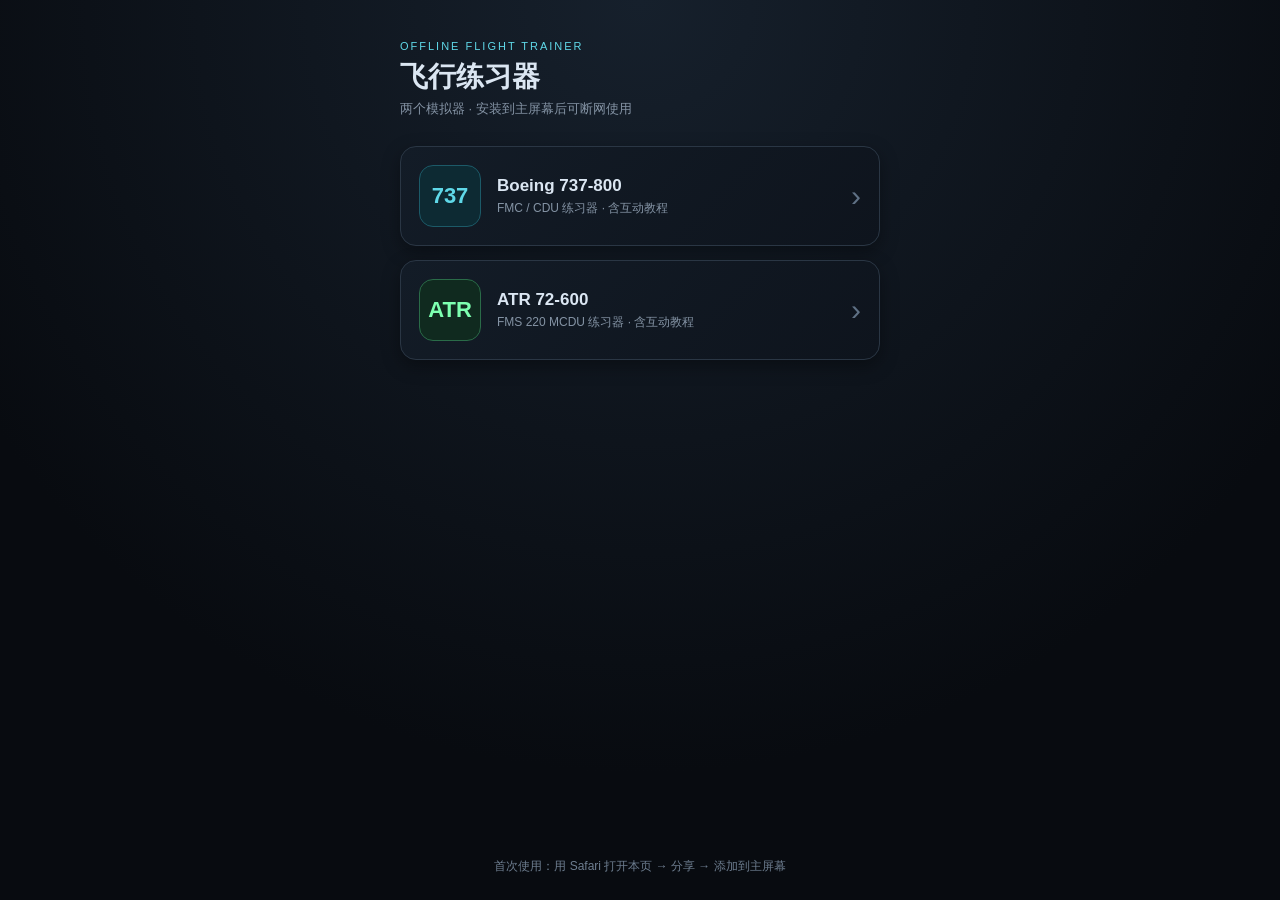
<file: index.html>
<!DOCTYPE html>
<html lang="zh-CN">
<head>
<meta charset="UTF-8">
<meta name="viewport" content="width=device-width, initial-scale=1, viewport-fit=cover, maximum-scale=1, user-scalable=no">
<meta name="apple-mobile-web-app-capable" content="yes">
<meta name="apple-mobile-web-app-status-bar-style" content="black-translucent">
<meta name="apple-mobile-web-app-title" content="飞行练习器">
<title>飞行练习器</title>
<link rel="icon" href="data:image/svg+xml,%3Csvg xmlns='http://www.w3.org/2000/svg' viewBox='0 0 64 64'%3E%3Crect width='64' height='64' rx='10' fill='%230d1219'/%3E%3Ctext x='32' y='44' font-size='30' text-anchor='middle' fill='%235fd8e8' font-family='monospace'%3E%E2%9C%88%3C/text%3E%3C/svg%3E">
<link rel="manifest" href="manifest.json">
<link rel="apple-touch-icon" href="icon-192.png">
<link rel="stylesheet" href="style.css?v=1">
</head>
<body>
<div class="wrap">
  <header>
    <div class="kicker">OFFLINE FLIGHT TRAINER</div>
    <h1>飞行练习器</h1>
    <p class="sub">两个模拟器 · 安装到主屏幕后可断网使用</p>
  </header>
  <main class="cards">
    <a class="card cyan" href="b737/index.html">
      <div class="logo">737</div>
      <div class="info">
        <div class="title">Boeing 737-800</div>
        <div class="desc">FMC / CDU 练习器 · 含互动教程</div>
      </div>
      <div class="arrow">›</div>
    </a>
    <a class="card green" href="atr/index.html">
      <div class="logo">ATR</div>
      <div class="info">
        <div class="title">ATR 72-600</div>
        <div class="desc">FMS 220 MCDU 练习器 · 含互动教程</div>
      </div>
      <div class="arrow">›</div>
    </a>
  </main>
  <footer>
    <div id="status">首次使用：用 Safari 打开本页 → 分享 → 添加到主屏幕</div>
  </footer>
</div>
<script>
  if ('serviceWorker' in navigator) {
    navigator.serviceWorker.register('./sw.js').catch(function(){});
  }
  window.addEventListener('online', function(){ document.getElementById('status').textContent = '已联网 · 资源将自动缓存'; });
  window.addEventListener('offline', function(){ document.getElementById('status').textContent = '离线模式 · 可正常使用'; });
  if (!navigator.onLine) document.getElementById('status').textContent = '离线模式 · 可正常使用';
</script>
</body>
</html>
</file>
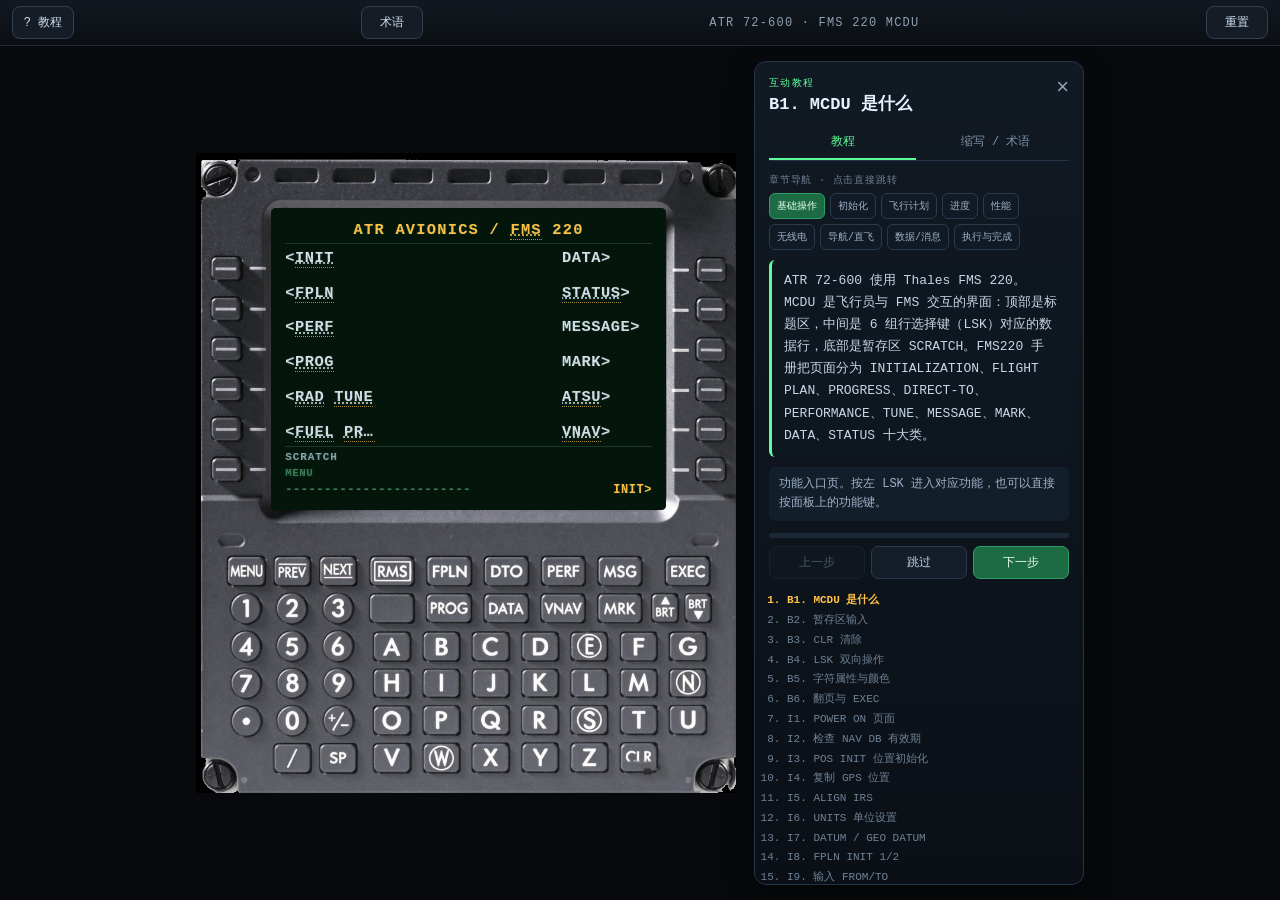
<file: atr/index.html>
<!DOCTYPE html>
<html lang="zh-CN">
<head>
<meta charset="UTF-8">
<meta name="viewport" content="width=device-width, initial-scale=1.0, maximum-scale=1.0, user-scalable=no, viewport-fit=cover">
<meta name="apple-mobile-web-app-capable" content="yes">
<meta name="apple-mobile-web-app-status-bar-style" content="black-translucent">
<title>ATR 72-600 MCDU 练习器</title>
<link rel="icon" href="data:image/svg+xml,%3Csvg xmlns='http://www.w3.org/2000/svg' viewBox='0 0 64 64'%3E%3Crect width='64' height='64' rx='10' fill='%23000'/%3E%3Ctext x='32' y='44' font-size='30' text-anchor='middle' fill='%237dffb0' font-family='monospace'%3EA%3C/text%3E%3C/svg%3E">
<link rel="manifest" href="manifest.json">
<link rel="stylesheet" href="styles.css?v=9">
</head>
<body>
<div class="app">
  <header class="topbar">
    <button class="top-btn" id="helpBtn" type="button">? 教程</button>
    <button class="top-btn" id="glossaryBtn" type="button">术语</button>
    <div class="top-title">ATR 72-600 · FMS 220 MCDU</div>
    <button class="top-btn" id="resetBtn" type="button">重置</button>
  </header>

  <main class="stage">
    <section class="mcdu" id="mcdu" aria-label="ATR MCDU">
      <!-- 面板贴图：所有按键区域为绝对定位透明热区 -->
      <div class="panel" id="panel">
        <!-- 屏幕动态覆盖层（盖住贴图上的静态黑屏） -->
        <div class="screen-overlay" id="screenOverlay">
          <div class="screen-inner" id="screen">
            <div class="screen-title" id="screenTitle">MCDU MENU</div>
            <div class="rows" id="rows"></div>
            <div class="scratch-row">
              <span class="scratch-label">SCRATCH</span>
              <span class="scratchpad" id="scratchpad"></span>
            </div>
            <div class="status-line" id="statusLine"></div>
            <div class="screen-footer">
              <span class="dash-line">------------------------</span>
              <span class="footer-prompt" id="footerPrompt">INIT&gt;</span>
            </div>
          </div>
        </div>

        <!-- LSK 热区（左右各6） -->
        <div class="zones" id="lskLeft"></div>
        <div class="zones" id="lskRight"></div>
        <!-- 功能键热区（含 EXEC） -->
        <div class="zones" id="funcKeys"></div>
        <!-- 数字/字母键盘热区 -->
        <div class="zones" id="keyboard"></div>
      </div>
    </section>

    <aside class="tutorial" id="tutorial">
      <div class="tutorial-head">
        <div>
          <div class="tutorial-kicker">互动教程</div>
          <div class="tutorial-title" id="tutorialTitle">欢迎</div>
        </div>
        <button class="icon-btn" id="closeTutorial" type="button" aria-label="关闭教程">×</button>
      </div>
      <div class="mode-tabs">
        <button class="mode-tab active" id="tabTutorial" type="button">教程</button>
        <button class="mode-tab" id="tabGlossary" type="button">缩写 / 术语</button>
      </div>

      <div class="mode-view" id="viewTutorial">
        <div class="chapter-label">章节导航 · 点击直接跳转</div>
        <div class="chapter-nav" id="chapterNav"></div>
        <div class="tutorial-text" id="tutorialText"></div>
        <div class="page-note" id="pageNote"></div>
        <div class="progress" id="progress"></div>
        <div class="tutorial-actions">
          <button class="t-btn ghost" id="prevStep" type="button">上一步</button>
          <button class="t-btn ghost" id="skipStep" type="button">跳过</button>
          <button class="t-btn primary" id="nextStep" type="button">下一步</button>
        </div>
        <ol class="step-list" id="stepList"></ol>
      </div>

      <div class="mode-view hidden" id="viewGlossary">
        <input class="term-search" id="termSearch" type="search" placeholder="搜索缩写或全称，例如 LSK / 飞行计划">
        <div class="term-list" id="termList"></div>
      </div>
    </aside>
  </main>

  <div class="toast" id="toast"></div>
</div>

<script src="glossary.js?v=9"></script>
<script src="tutorial.js?v=9"></script>
<script src="pages.js?v=9"></script>
<script src="app.js?v=9"></script>
</body>
</html>
</file>
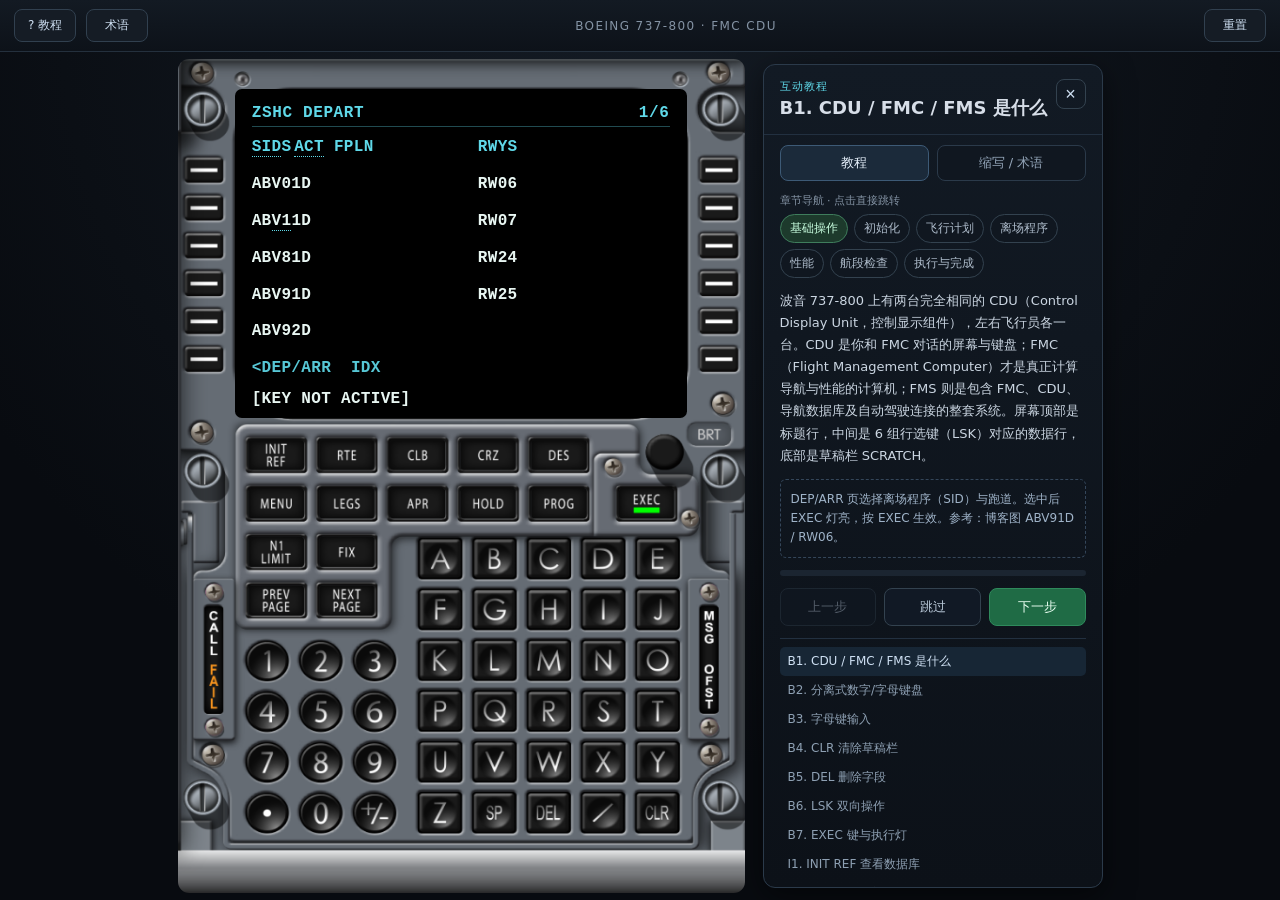
<file: b737/index.html>
<!DOCTYPE html>
<html lang="zh-CN">
<head>
<meta charset="UTF-8">
<meta name="viewport" content="width=device-width, initial-scale=1.0, maximum-scale=1.0, user-scalable=no, viewport-fit=cover">
<meta name="apple-mobile-web-app-capable" content="yes">
<meta name="apple-mobile-web-app-status-bar-style" content="black-translucent">
<title>Boeing 737-800 CDU 练习器</title>
<link rel="icon" href="data:image/svg+xml,%3Csvg xmlns='http://www.w3.org/2000/svg' viewBox='0 0 64 64'%3E%3Crect width='64' height='64' rx='10' fill='%23000'/%3E%3Ctext x='32' y='44' font-size='30' text-anchor='middle' fill='%235fd8e8' font-family='monospace'%3E7%3C/text%3E%3C/svg%3E">
<link rel="manifest" href="manifest.json">
<link rel="stylesheet" href="styles.css?v=13">
</head>
<body>
<div class="app">
  <header class="topbar">
    <button class="top-btn" id="helpBtn" type="button">? 教程</button>
    <button class="top-btn" id="glossaryBtn" type="button">术语</button>
    <div class="top-title">BOEING 737-800 · FMC CDU</div>
    <button class="top-btn" id="resetBtn" type="button">重置</button>
  </header>

  <main class="stage">
    <section class="cdu" id="cdu" aria-label="Boeing 737 CDU">
      <!-- 面板贴图：所有按键区域为绝对定位透明热区 -->
      <div class="panel" id="panel">
        <!-- 屏幕动态覆盖层（盖住贴图上的静态文字） -->
        <div class="screen-overlay" id="screenOverlay">
          <div class="screen-inner">
            <div class="screen-title" id="screenTitle">ACT LEGS</div>
            <div class="rows" id="rows"></div>
            <div class="scratch-row"><span class="scratchpad" id="scratchpad"></span></div>
          </div>
        </div>

        <!-- LSK 热区（左右各6） -->
        <div class="zones" id="lskLeft"></div>
        <div class="zones" id="lskRight"></div>

        <!-- 功能键热区 -->
        <div class="zones" id="funcKeys"></div>
        <!-- EXEC 热区（含灯） -->
        <button class="hot exec-hot" id="execKey" type="button" aria-label="EXEC"><span class="led" id="execLed"></span></button>
        <!-- BRT 旋钮（装饰，无交互） -->

        <!-- 数字圆键热区 -->
        <div class="zones" id="numPad"></div>
        <!-- 字母方键热区 -->
        <div class="zones" id="letterPad"></div>
      </div>
    </section>

    <aside class="tutorial" id="tutorial">
      <div class="tutorial-head">
        <div>
          <div class="tutorial-kicker">互动教程</div>
          <div class="tutorial-title" id="tutorialTitle">欢迎</div>
        </div>
        <button class="icon-btn" id="closeTutorial" type="button" aria-label="关闭教程">×</button>
      </div>
      <div class="mode-tabs">
        <button class="mode-tab active" id="tabTutorial" type="button">教程</button>
        <button class="mode-tab" id="tabGlossary" type="button">缩写 / 术语</button>
      </div>

      <div class="mode-view" id="viewTutorial">
        <div class="chapter-label">章节导航 · 点击直接跳转</div>
        <div class="chapter-nav" id="chapterNav"></div>
        <div class="tutorial-text" id="tutorialText"></div>
        <div class="page-note" id="pageNote"></div>
        <div class="progress" id="progress"></div>
        <div class="tutorial-actions">
          <button class="t-btn ghost" id="prevStep" type="button">上一步</button>
          <button class="t-btn ghost" id="skipStep" type="button">跳过</button>
          <button class="t-btn primary" id="nextStep" type="button">下一步</button>
        </div>
        <ol class="step-list" id="stepList"></ol>
      </div>

      <div class="mode-view hidden" id="viewGlossary">
        <input class="term-search" id="termSearch" type="search" placeholder="搜索缩写或全称，例如 LSK / 航路">
        <div class="term-list" id="termList"></div>
      </div>
    </aside>
  </main>

  <div class="toast" id="toast"></div>
</div>

<script src="glossary.js?v=13"></script>
<script src="tutorial.js?v=13"></script>
<script src="pages.js?v=13"></script>
<script src="app.js?v=13"></script>
</body>
</html>
</file>
<file: style.css>
* { box-sizing: border-box; margin: 0; padding: 0; }
html, body { height: 100%; }
body {
  font-family: -apple-system, "Segoe UI", "Microsoft YaHei", sans-serif;
  background: radial-gradient(circle at 50% 0%, #16202c, #080b10 70%);
  color: #dbe6f2; display: flex; justify-content: center;
  -webkit-tap-highlight-color: transparent;
}
.wrap { width: 100%; max-width: 520px; padding: 40px 20px 24px; display: flex; flex-direction: column; min-height: 100dvh; }
header { margin-bottom: 28px; }
.kicker { font-size: 11px; letter-spacing: 2px; color: #5fd8e8; }
h1 { font-size: 28px; margin: 6px 0 4px; }
.sub { font-size: 13px; color: #8493a4; }
.cards { display: flex; flex-direction: column; gap: 14px; flex: 1; }
.card {
  display: flex; align-items: center; gap: 16px; padding: 18px;
  background: linear-gradient(135deg, #131c27, #0e141d);
  border: 1px solid #2a3644; border-radius: 16px; text-decoration: none; color: inherit;
  box-shadow: 0 6px 18px rgba(0,0,0,.35);
}
.card:active { transform: translateY(1px); }
.card .logo {
  width: 62px; height: 62px; border-radius: 14px; display: flex; align-items: center; justify-content: center;
  font-weight: 800; font-size: 22px; flex: 0 0 auto;
}
.card.cyan .logo { background: #0d2a33; color: #5fd8e8; border: 1px solid #1c5a68; }
.card.green .logo { background: #102a1f; color: #7dffb0; border: 1px solid #2a6b48; }
.card .info { flex: 1; min-width: 0; }
.card .title { font-size: 17px; font-weight: 700; margin-bottom: 4px; }
.card .desc { font-size: 12px; color: #8493a4; }
.card .arrow { font-size: 30px; color: #5f7185; }
footer { margin-top: 24px; font-size: 12px; color: #6d7d8f; text-align: center; line-height: 1.6; }
</file>
<file: atr/styles.css>
:root {
  --bg: #07090c;
  --screen-bg: #04160b;
  --green: #7dffb0;
  --amber: #ffc247;
  --white: #e9f2ff;
  --red: #ff5b5b;
  --dim: #3d7a58;
  --text-dim: #8fa0b4;
}

* { box-sizing: border-box; margin: 0; padding: 0; }

html, body {
  height: 100%;
  background: var(--bg);
  color: var(--white);
  font-family: ui-monospace, SFMono-Regular, Menlo, Consolas, "Liberation Mono", monospace;
  overflow: hidden;
  -webkit-tap-highlight-color: transparent;
}
body { touch-action: manipulation; }

.app { height: 100dvh; display: flex; flex-direction: column; }

.topbar {
  height: 46px; flex: 0 0 46px; display: flex; align-items: center; justify-content: space-between;
  padding: 0 12px; background: linear-gradient(#121820, #0b0f14);
  border-bottom: 1px solid #202a36; z-index: 20;
}
.top-title { font-size: 12px; letter-spacing: 1.2px; color: var(--text-dim); text-align: center; overflow: hidden; white-space: nowrap; text-overflow: ellipsis; }
.top-btn { min-width: 62px; padding: 7px 10px; border: 1px solid #31404f; border-radius: 8px; background: #151c25; color: #cfe0f3; font-size: 12px; font-family: inherit; cursor: pointer; }
.top-btn:active { transform: translateY(1px); }

.stage { flex: 1; min-height: 0; display: flex; align-items: center; justify-content: center; gap: 18px; padding: 10px; position: relative; }

.mcdu {
  position: relative;
  width: min(96vw, 60vh);
  aspect-ratio: 911 / 1080; /* 贴图精确比例 */
  max-height: calc(100dvh - 66px);
  container-type: inline-size;
  flex: 0 0 auto;
}

/* 面板 = 贴图 + 覆盖热区 */
.panel {
  position: absolute; inset: 0;
  background: url("panel.png") center center / 100% 100% no-repeat;
  container-type: inline-size;
}

/* ===== 屏幕动态覆盖层：贴图黑屏精确边界 x:13.94%-87.05%, y:8.6%-55.8% ===== */
.screen-overlay {
  position: absolute;
  left: 13.94%; top: 8.6%; width: 73.1%; height: 47.2%;
  background: var(--screen-bg);
  border-radius: 0.8cqi;
  overflow: hidden;
  z-index: 5;
}
.screen-inner {
  position: absolute; inset: 0;
  padding: 2.2cqi 2.6cqi;
  display: flex; flex-direction: column;
  font-family: "Lucida Console", "Courier New", ui-monospace, monospace;
  color: var(--green); font-size: clamp(6px, 2.85cqi, 16px);
  font-weight: 600; letter-spacing: .035em; line-height: 1.32;
  text-transform: uppercase; text-shadow: 0 0 .35cqi rgba(125,255,176,.2);
  -webkit-font-smoothing: antialiased; overflow: hidden;
}
.screen-inner::after {
  content: ""; position: absolute; inset: 0; pointer-events: none;
  background: repeating-linear-gradient(0deg, transparent 0 2px, rgba(0,0,0,.10) 2px 4px);
  opacity: .45;
}
.screen-title {
  text-align: center; font-weight: 700; letter-spacing: .08em; color: var(--amber);
  border-bottom: 0.2cqi solid #1d3a29; padding-bottom: .6cqi; margin-bottom: .6cqi; white-space: nowrap;
}
.rows { flex: 1; display: flex; flex-direction: column; justify-content: space-between; min-height: 0; }
.row { display: grid; grid-template-columns: 1fr 1fr 1fr 1fr; align-items: center; gap: .4cqi; min-height: 0; }
.label, .value { white-space: nowrap; overflow: hidden; text-overflow: ellipsis; min-width: 0; }
.label { color: var(--white); opacity: .92; }
.value { color: var(--green); font-weight: 700; }
.value.editable { color: var(--amber); }
.value.error { color: var(--red); }
.value.dim { color: var(--dim); }
.scratch-row { display: flex; align-items: center; gap: 1cqi; border-top: .2cqi solid #1d3a29; margin-top: .6cqi; padding-top: .6cqi; }
.scratch-label { font-size: clamp(5px, 2.1cqi, 11px); color: var(--text-dim); letter-spacing: .08em; }
.scratchpad { flex: 1; color: var(--amber); font-weight: 700; min-height: 2.4cqi; letter-spacing: .04em; }
.scratchpad.error { color: var(--red); }
.status-line { font-size: clamp(5px, 2cqi, 11px); color: var(--dim); min-height: 2.2cqi; margin-top: .2cqi; }
.screen-footer { display: flex; align-items: center; justify-content: space-between; gap: 1cqi; margin-top: auto; padding-top: .5cqi; font-size: clamp(6px, 2.3cqi, 12px); color: var(--green); }
.dash-line { color: var(--dim); overflow: hidden; white-space: nowrap; flex: 1; }
.footer-prompt { color: var(--amber); font-weight: 700; flex: 0 0 auto; }

/* ===== 透明热区 ===== */
.zones { position: absolute; inset: 0; z-index: 10; pointer-events: none; }
.hot {
  position: absolute; margin: 0; padding: 0; border: 0; background: transparent;
  cursor: pointer; border-radius: 12%; transform: translate(-50%, -50%);
  -webkit-tap-highlight-color: transparent; pointer-events: auto;
}
.hot:active { background: rgba(255,255,255,.22); }
.hot:focus { outline: none; }
.hot.dim { pointer-events: auto; }

/* ===== 教程面板 ===== */
.tutorial {
  width: 330px; max-height: calc(100dvh - 76px); overflow-y: auto;
  background: linear-gradient(180deg, #111923, #0b1017); border: 1px solid #243448;
  border-radius: 12px; padding: 14px; box-shadow: 0 12px 30px rgba(0,0,0,.45); flex: 0 0 330px;
}
.tutorial.hidden { display: none; }
.tutorial-head { display: flex; justify-content: space-between; align-items: flex-start; gap: 8px; margin-bottom: 10px; }
.tutorial-kicker { font-size: 10px; letter-spacing: .14em; color: #5dff9b; text-transform: uppercase; }
.tutorial-title { font-size: 17px; font-weight: 700; margin-top: 2px; }
.icon-btn { border: 0; background: transparent; color: #8fa0b4; font-size: 22px; cursor: pointer; line-height: 1; }
.tutorial-text { font-size: 13px; line-height: 1.7; color: #c8d6e6; background: #0e1620; border-left: 3px solid #5dff9b; padding: 10px 12px; border-radius: 6px; }
.page-note { margin-top: 10px; font-size: 12px; color: #9fb2c8; background: #131e2b; border-radius: 6px; padding: 8px 10px; line-height: 1.6; }
.progress { height: 5px; border-radius: 99px; background: #1c2836; margin: 12px 0 8px; overflow: hidden; }
.progress > span { display: block; height: 100%; width: 0; background: linear-gradient(90deg, #5dff9b, #37c8ff); transition: width .25s ease; }
.tutorial-actions { display: flex; gap: 6px; }
.t-btn { flex: 1; border: 1px solid #2a3a4d; border-radius: 7px; padding: 7px 4px; background: #141d28; color: #bcd0e6; font-family: inherit; font-size: 12px; cursor: pointer; }
.t-btn.primary { background: #1d6b45; border-color: #2f9d68; color: #eafff2; }
.t-btn:disabled { opacity: .35; cursor: default; }
.step-list { margin-top: 12px; padding-left: 18px; font-size: 11px; color: #6f8195; line-height: 1.8; }
.step-list li.done { color: #5dff9b; }
.step-list li.current { color: #ffc247; font-weight: 700; }
.step-list li { cursor: pointer; }
.step-list li:hover { color: #cfe0f3; }

.toast {
  position: fixed; left: 50%; bottom: 18px; transform: translate(-50%, 20px);
  background: #16222f; border: 1px solid #31465d; color: #d7e6f5;
  padding: 9px 14px; border-radius: 9px; font-size: 12px; opacity: 0;
  pointer-events: none; transition: opacity .2s ease, transform .2s ease; z-index: 100;
  max-width: 90vw; text-align: center; white-space: pre-line;
}
.toast.show { opacity: 1; transform: translate(-50%, 0); }
.abbr { border-bottom: 1px dotted rgba(255,194,71,.75); cursor: help; }

.mode-tabs { display: flex; gap: 6px; margin-bottom: 12px; border-bottom: 1px solid #233244; }
.mode-tab { flex: 1; border: 0; border-bottom: 2px solid transparent; background: transparent; color: #7f93a9; font-family: inherit; font-size: 12px; padding: 8px 4px; cursor: pointer; }
.mode-tab.active { color: #5dff9b; border-bottom-color: #5dff9b; }
.mode-view.hidden { display: none; }
.chapter-label { font-size: 10px; letter-spacing: .08em; color: #6f8195; margin-bottom: 6px; }
.chapter-nav { display: flex; flex-wrap: wrap; gap: 5px; margin-bottom: 10px; }
.chapter-btn { border: 1px solid #2a3a4d; border-radius: 6px; background: #111a24; color: #9fb2c8; font-family: inherit; font-size: 10px; padding: 5px 7px; cursor: pointer; }
.chapter-btn:hover { border-color: #3d5a76; }
.chapter-btn.active { background: #1d6b45; border-color: #2f9d68; color: #eafff2; }
.chapter-btn.done { color: #5dff9b; border-color: #2f6b4a; }
.term-search { width: 100%; padding: 9px 10px; border-radius: 7px; border: 1px solid #2a3a4d; background: #0d151f; color: #d7e6f5; font-family: inherit; font-size: 12px; margin-bottom: 10px; }
.term-list { display: flex; flex-direction: column; gap: 6px; max-height: 46vh; overflow-y: auto; }
.term-item { border: 1px solid #253548; border-radius: 7px; padding: 8px 10px; background: #101924; cursor: pointer; }
.term-item:active { background: #162434; }
.term-abbr { color: var(--amber); font-weight: 700; font-size: 13px; }
.term-full { color: #b9cbe0; font-size: 11px; margin-top: 2px; }
.term-zh { color: #5dff9b; font-size: 11px; margin-top: 2px; }
.term-desc { color: #7f93a9; font-size: 11px; line-height: 1.5; margin-top: 4px; }

body.night { --screen-bg: #160b02; --green: #ffb000; --amber: #ff8a3d; --dim: #7a4b12; }
body.night .screen-inner { text-shadow: 0 0 .6cqi rgba(255,176,0,.28); }
body.night .screen-title { border-bottom-color: #5c3a0e; }
body.night .scratch-row { border-top-color: #5c3a0e; }

@media (max-width: 900px) {
  .stage { padding: 8px 6px; }
  .mcdu { width: min(98vw, 60vh); }
  .tutorial {
    position: fixed; left: 8px; right: 8px; bottom: 8px; width: auto;
    max-width: none; max-height: 46dvh; flex: none; z-index: 50;
  }
  .tutorial.hidden { display: none; }
}
@media (orientation: portrait) and (max-width: 600px) {
  .mcdu { width: min(98vw, 72vh); }
}
</file>
<file: b737/styles.css>
:root {
  --text: #d7dee8;
  --text-dim: #8493a4;
  --cyan: #5fd8e8;
  --amber: #ffb347;
  --line: rgba(220, 230, 225, .22);
}
* { box-sizing: border-box; margin: 0; padding: 0; }
html, body { height: 100%; }
body {
  font-family: "Segoe UI", "Microsoft YaHei", system-ui, sans-serif;
  background: radial-gradient(circle at 50% 0%, #141b24, #080b10 70%);
  color: var(--text); overflow: hidden; -webkit-tap-highlight-color: transparent;
}
.app { height: 100%; display: flex; flex-direction: column; }

.topbar {
  flex: 0 0 auto; height: 52px; display: flex; align-items: center; gap: 10px;
  padding: 0 14px; background: linear-gradient(180deg, #131a23, #0d1219);
  border-bottom: 1px solid #24303d; z-index: 20;
}
.top-title { flex: 1; font-size: 12px; letter-spacing: 1.4px; color: var(--text-dim); text-align: center; white-space: nowrap; overflow: hidden; text-overflow: ellipsis; }
.top-btn { min-width: 62px; padding: 7px 10px; border: 1px solid #31404f; border-radius: 8px; background: #151c25; color: #cfe0f3; font-size: 12px; font-family: inherit; cursor: pointer; }
.top-btn:active { transform: translateY(1px); }

.stage { flex: 1; min-height: 0; display: flex; align-items: center; justify-content: center; gap: 18px; padding: 10px; }
.cdu {
  position: relative;
  width: min(96vw, 63vh);
  aspect-ratio: 652 / 1024; /* 贴图精确比例 */
  max-height: calc(100dvh - 66px);
  container-type: inline-size;
  flex: 0 0 auto;
}

/* 面板 = 贴图 + 覆盖热区，所有坐标按图片百分比 */
.panel {
  position: absolute; inset: 0;
  background: url("panel.png") center center / 100% 100% no-repeat;
  border-radius: 2cqi;
  container-type: inline-size;
}

/* ===== 屏幕动态覆盖层 =====
   新贴图(652x1024)屏幕黑区约 x:10%-89.7%, y:3.6%-43%，用纯黑盖住原图文字 */
.screen-overlay {
  position: absolute;
  left: 10%; top: 3.6%; width: 79.7%; height: 39.4%;
  background: #000;
  border-radius: 1.2cqi;
  overflow: hidden;
  z-index: 5;
}
.screen-inner {
  position: absolute; inset: 0;
  padding: 2.4cqi 3cqi 1.4cqi;
  display: flex; flex-direction: column;
  font-family: "Lucida Console", "Courier New", ui-monospace, monospace;
  color: #e8f6f2; font-weight: 600; letter-spacing: .02em;
  font-size: clamp(6px, 3.05cqi, 16px); line-height: 1.3;
  text-transform: uppercase;
}
.screen-title {
  display: flex; justify-content: space-between; align-items: baseline;
  color: var(--cyan); letter-spacing: .04em; white-space: nowrap;
  padding-bottom: 0.5cqi; margin-bottom: 0.3cqi;
  border-bottom: 0.1cqi solid rgba(95,216,232,.35);
}
.screen-title .page-no { color: var(--cyan); }
.rows { flex: 1; display: flex; flex-direction: column; justify-content: space-around; min-height: 0; }
.row { display: grid; grid-template-columns: 1.15fr 1fr; gap: 1cqi; align-items: center; min-height: 0; }
.row.footer { color: var(--cyan); opacity: .92; }
.row.footer .field { white-space: pre; }
.field { display: flex; gap: .5cqi; white-space: nowrap; min-width: 0; align-items: baseline; overflow: hidden; }
.field .lbl { color: #e8f6f2; flex: 0 0 auto; }
.field .val { min-width: 0; overflow: hidden; text-overflow: clip; }
.field .val.coord { font-size: .72em; letter-spacing: -.04em; }
.field .lbl.prompt { color: var(--cyan); }
.field .val { color: #e8f6f2; }
.field .val.small { color: var(--cyan); }
.field .val.amber { color: var(--amber); }
.field .val.green { color: #43e06a; }
.field .val.magenta { color: #e86ad0; }
.field .prompt { color: var(--cyan); }
.scratch-row { flex: 0 0 auto; margin-top: 0.3cqi; min-height: 1.4cqi; text-transform: uppercase; }
.scratchpad { color: #e8f6f2; }
.scratchpad.error { color: #ff6a5e; }

/* ===== 透明热区 ===== */
.zones { position: absolute; inset: 0; z-index: 10; pointer-events: none; }
.hot {
  position: absolute; margin: 0; padding: 0; border: 0; background: transparent;
  cursor: pointer; border-radius: 8%; -webkit-tap-highlight-color: transparent;
  transform: translate(-50%, -50%);
  transition: background .08s; pointer-events: auto;
}
.hot:active { background: rgba(255,255,255,.22); }
.hot:focus { outline: none; }

/* EXEC 键热区 + 指示灯：新图 x≈82.2%, y≈52.7% */
.exec-hot { z-index: 12; width: 10.5%; height: 5.2%; left: 82.2%; top: 52.7%; }
.exec-hot .led {
  position: absolute; top: 12%; left: 50%; transform: translateX(-50%);
  width: 1.6cqi; height: 1.6cqi; border-radius: 50%; background: transparent;
}
.exec-hot .led.on { background: rgba(255,255,255,.85); box-shadow: 0 0 1.4cqi #fff; }

/* ===== 教程面板 ===== */
.tutorial {
  width: 340px; max-width: 92vw; max-height: calc(100dvh - 76px);
  background: linear-gradient(180deg, #121a24, #0c1118); border: 1px solid #2b3a4a;
  border-radius: 12px; display: flex; flex-direction: column; overflow: hidden;
  box-shadow: 0 8px 30px rgba(0,0,0,.5);
}
.tutorial.hidden { display: none; }
.tutorial-head { display: flex; justify-content: space-between; align-items: flex-start; padding: 14px 16px; border-bottom: 1px solid #223040; }
.tutorial-kicker { font-size: 11px; color: var(--cyan); letter-spacing: .1em; }
.tutorial-title { font-size: 18px; font-weight: 700; margin-top: 2px; }
.icon-btn { background: transparent; border: 1px solid #33424f; color: #cfe0f3; width: 30px; height: 30px; border-radius: 8px; cursor: pointer; font-size: 18px; }
.mode-tabs { display: flex; padding: 10px 16px 0; gap: 8px; }
.mode-tab { flex: 1; padding: 8px; border: 1px solid #2b3a4a; border-radius: 8px; background: #101720; color: #93a5b8; cursor: pointer; font-size: 13px; font-family: inherit; }
.mode-tab.active { background: #1b2a3a; color: #e6f0fb; border-color: #3d5a76; }
.mode-view { padding: 12px 16px; overflow-y: auto; flex: 1; }
.mode-view.hidden { display: none; }
.chapter-label { font-size: 11px; color: var(--text-dim); margin-bottom: 6px; }
.chapter-nav { display: flex; flex-wrap: wrap; gap: 6px; margin-bottom: 12px; }
.chapter-btn { padding: 5px 9px; border: 1px solid #33424f; border-radius: 20px; background: #101720; color: #aebccb; cursor: pointer; font-size: 12px; font-family: inherit; }
.chapter-btn.active { background: #1d3a2c; border-color: #3f7d5c; color: #c9ffe0; }
.chapter-btn.done { border-color: #2f6f4c; color: #7fe0a8; }
.tutorial-text { font-size: 13px; line-height: 1.7; color: #cbd6e2; }
.tutorial-text .hint { display: block; margin-top: 10px; padding: 8px 10px; background: #14261a; border-left: 3px solid var(--cyan); border-radius: 4px; color: #bff5d3; font-size: 12px; }
.page-note { margin-top: 12px; padding: 10px; border: 1px dashed #34465a; border-radius: 6px; color: #9fb3c8; font-size: 12px; line-height: 1.6; }
.progress { margin: 12px 0; height: 6px; background: #1b2531; border-radius: 4px; overflow: hidden; font-size: 0; }
.progress span { display: block; height: 100%; background: var(--cyan); }
.tutorial-actions { display: flex; gap: 8px; }
.t-btn { flex: 1; padding: 9px; border-radius: 8px; cursor: pointer; font-size: 13px; font-family: inherit; border: 1px solid #33424f; }
.t-btn.ghost { background: #111925; color: #b9c8d8; }
.t-btn.primary { background: #1f6b45; color: #eafff2; border-color: #2f8a5c; }
.t-btn:disabled { opacity: .4; cursor: not-allowed; }
.step-list { list-style: none; margin-top: 12px; border-top: 1px solid #223040; padding-top: 8px; }
.step-list li { padding: 6px 8px; font-size: 12px; color: #8ea0b3; cursor: pointer; border-radius: 5px; }
.step-list li:hover { background: #14202c; }
.step-list li.current { color: #cfe0f3; background: #172635; }
.step-list li.done { color: #6fbf92; }
.term-search { width: 100%; padding: 9px 10px; border: 1px solid #33424f; border-radius: 8px; background: #0c131b; color: #d7e2ee; font-family: inherit; font-size: 13px; margin-bottom: 10px; }
.term-list { display: flex; flex-direction: column; gap: 6px; }
.term-item { padding: 8px 10px; border: 1px solid #263545; border-radius: 6px; background: #101821; }
.term-item b { color: var(--amber); }
.term-item span { color: #9fb0c2; font-size: 12px; }

.toast {
  position: fixed; left: 50%; bottom: 24px; transform: translateX(-50%) translateY(20px);
  background: #10241a; color: #c8ffe0; border: 1px solid #2f7a54;
  padding: 10px 18px; border-radius: 10px; font-size: 13px;
  opacity: 0; pointer-events: none; transition: .25s; z-index: 50;
  white-space: pre-line; text-align: center;
}
.toast.show { opacity: 1; transform: translateX(-50%) translateY(0); }
.abbr { border-bottom: 1px dotted var(--cyan); cursor: help; text-decoration: none; }

@media (max-width: 900px) {
  .stage { padding: 8px 6px; }
  .cdu { width: min(98vw, 72vh); }
  .tutorial {
    position: fixed; left: 8px; right: 8px; bottom: 8px; top: auto; width: auto;
    max-width: none; max-height: min(72dvh, 560px); z-index: 30;
  }
  .tutorial.hidden { display: none; }
}
</file>
